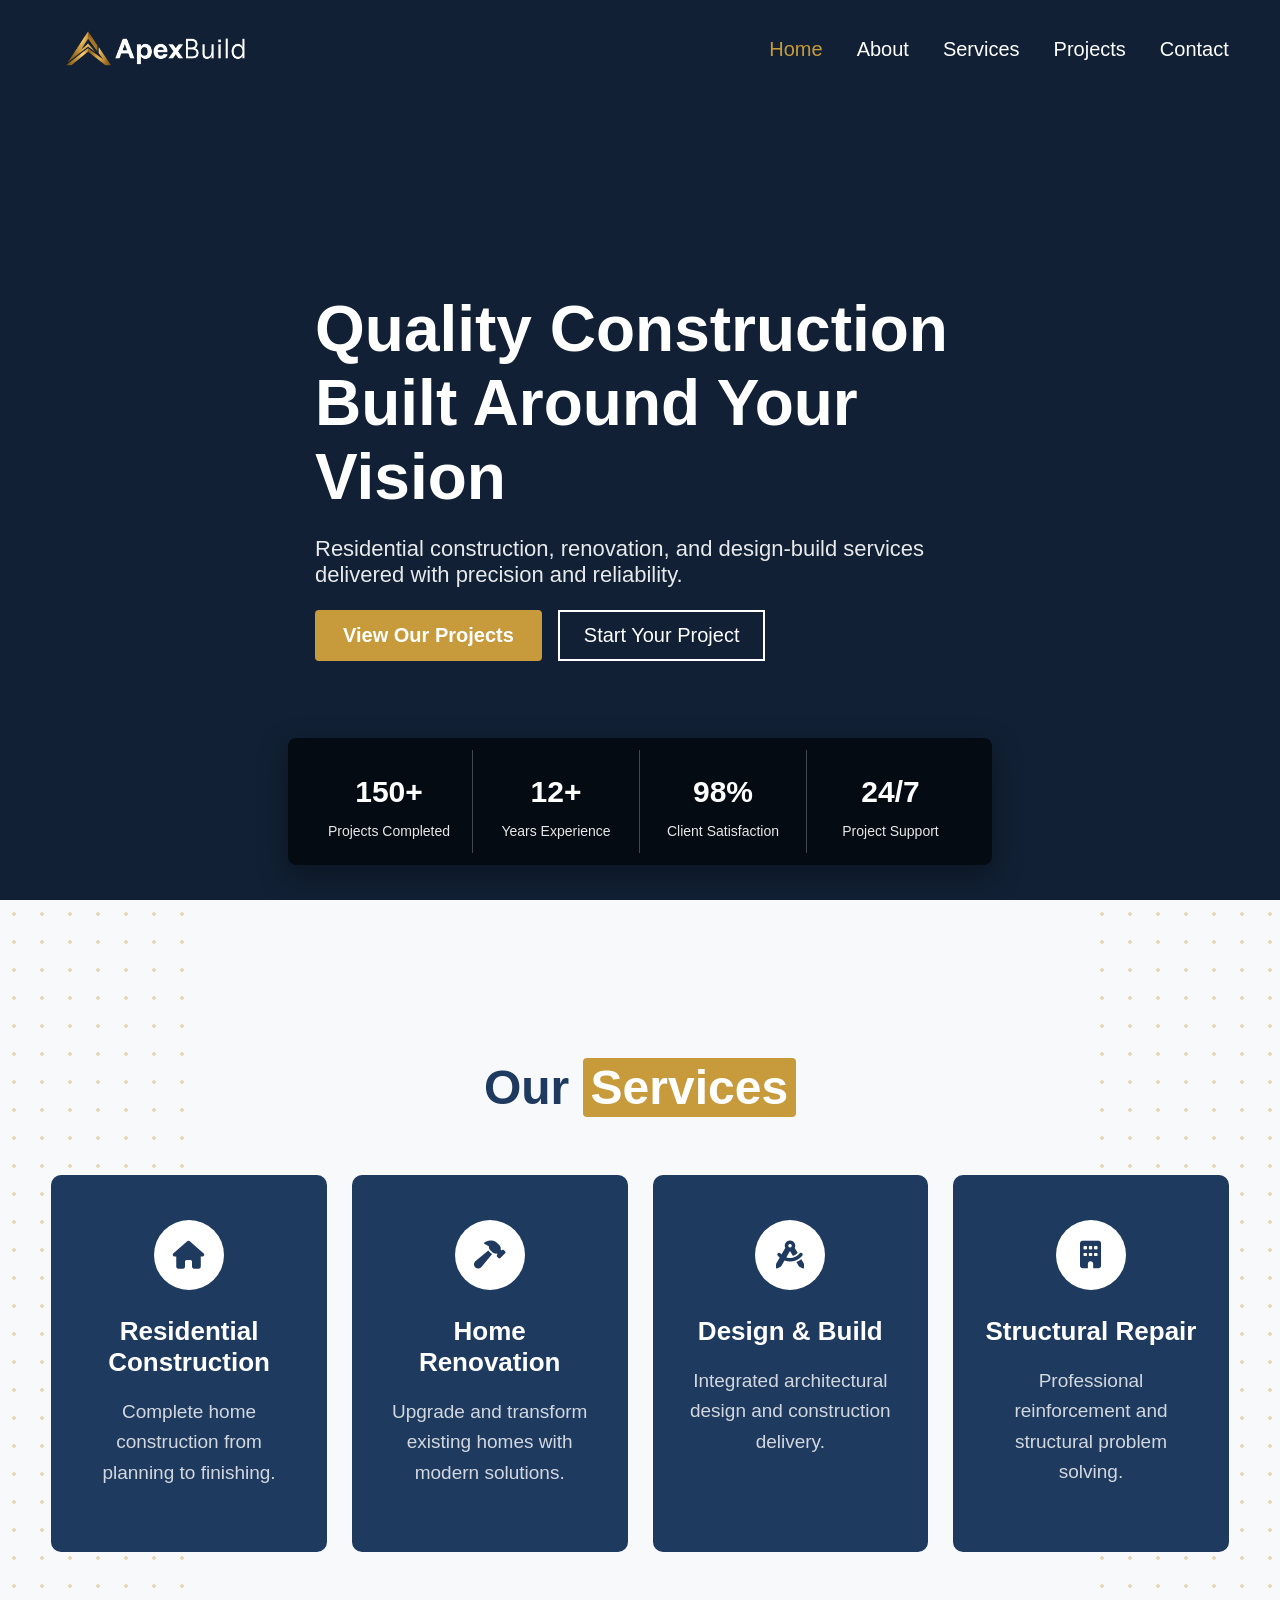
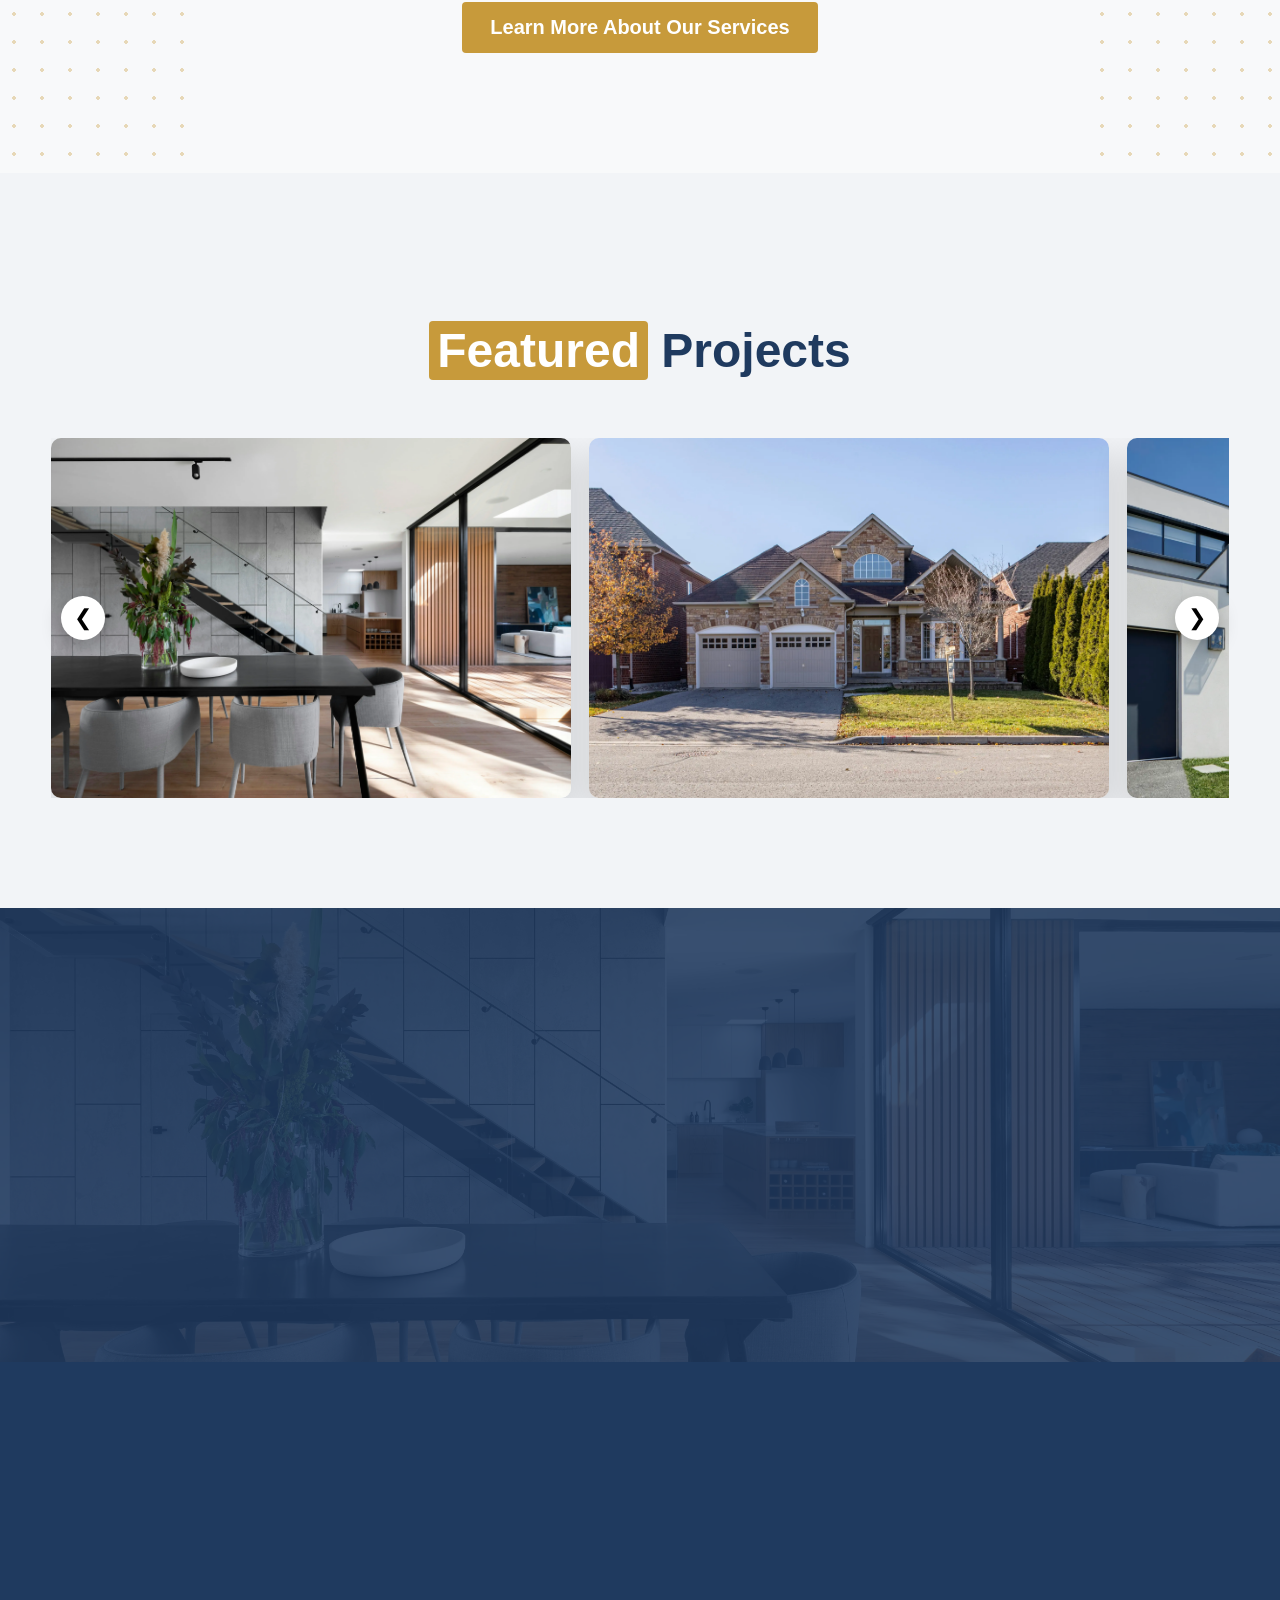
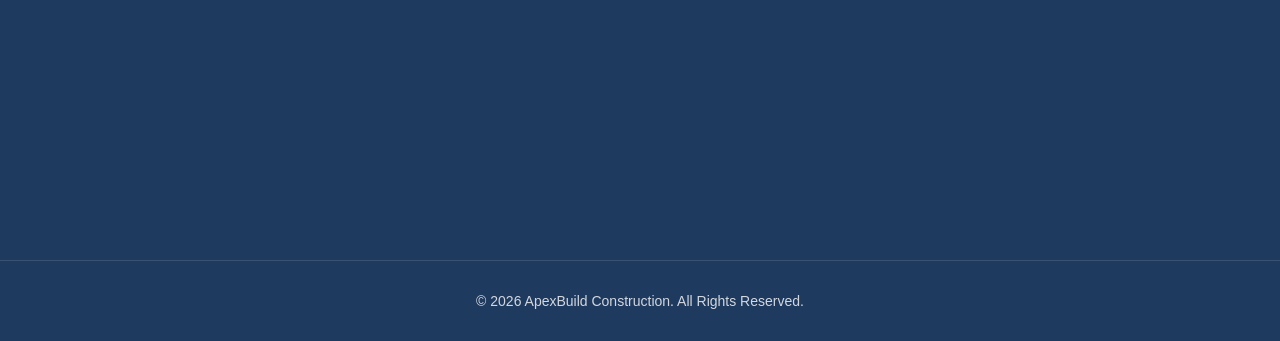
<file: index.html>
<!DOCTYPE html>
<html lang="en">

<head>

<meta charset="UTF-8">
<meta name="viewport" content="width=device-width, initial-scale=1.0">

<title>ApexBuild | Residential & Commercial Construction</title>

<meta name="description" content="ApexBuild provides residential construction, home renovation, and commercial building services in Metro Manila. Reliable craftsmanship and quality construction you can trust.">

<link rel="stylesheet" href="styles.css">

<link rel="stylesheet" href="https://cdnjs.cloudflare.com/ajax/libs/font-awesome/6.5.0/css/all.min.css">

<link rel="icon" type="image/x-icon" href="favicon.ico">
<link rel="icon" type="image/png" sizes="32x32" href="favicon-32x32.png">
<link rel="icon" type="image/png" sizes="16x16" href="favicon-16x16.png">
<link rel="apple-touch-icon" sizes="180x180" href="apple-touch-icon.png">
<link rel="manifest" href="site.webmanifest">

</head>

<body>


<!-- HERO -->

<section class="hero">

<div class="hero-slideshow">

<div class="hero-slide"></div>
<div class="hero-slide"></div>
<div class="hero-slide"></div>
<div class="hero-slide"></div>

</div>

<div class="hero-overlay"></div>


<header class="header">

<div class="container nav">

<div class="logo">
<a href="index.html">
<img src="apex-text-logo-white.png" alt="ApexBuild Logo">
</a>
</div>

<!-- HAMBURGER BUTTON -->
<div class="hamburger" id="hamburger">
<span></span>
<span></span>
<span></span>
</div>

<nav>

<ul class="menu" id="menu">

<li><a href="index.html" class="active">Home</a></li>
<li><a href="about.html">About</a></li>
<li><a href="services.html">Services</a></li>
<li><a href="projects.html">Projects</a></li>
<li><a href="contact.html">Contact</a></li>

</ul>

</nav>

</div>

</header>


<div class="container hero-content animate-up">

<h1>Quality Construction Built Around Your Vision</h1>

<p>
Residential construction, renovation, and design-build services delivered with precision and reliability.
</p>

<div class="hero-buttons">

<a href="projects.html" class="btn-primary">
View Our Projects
</a>

<a href="contact.html" class="btn-secondary">
Start Your Project
</a>

</div>

</div>


<section class="trust reveal">

<div class="trust-grid reveal">

<div class="trust-item">
<h2>150+</h2>
<p>Projects Completed</p>
</div>

<div class="trust-item">
<h2>12+</h2>
<p>Years Experience</p>
</div>

<div class="trust-item">
<h2>98%</h2>
<p>Client Satisfaction</p>
</div>

<div class="trust-item">
<h2>24/7</h2>
<p>Project Support</p>
</div>

</div>

</section>

</section>



<!-- SERVICES -->

<section class="services">

<div class="container reveal">

<h2 class="section-title">Our <span>Services</span></h2>

<div class="services-grid">


<div class="service-card">

<div class="service-icon">
<i class="fas fa-house"></i>
</div>

<div class="service-content">
<h3>Residential Construction</h3>

<p>
Complete home construction from planning to finishing.
</p>

</div>

</div>



<div class="service-card">

<div class="service-icon">
<i class="fas fa-hammer"></i>
</div>

<div class="service-content">
<h3>Home Renovation</h3>

<p>
Upgrade and transform existing homes with modern solutions.
</p>

</div>

</div>



<div class="service-card">

<div class="service-icon">
<i class="fas fa-drafting-compass"></i>
</div>

<div class="service-content">

<h3>Design & Build</h3>

<p>
Integrated architectural design and construction delivery.
</p>

</div>

</div>


<div class="service-card">

<div class="service-icon">
<i class="fas fa-building"></i>
</div>

<div class="service-content">

<h3>Structural Repair</h3>

<p>
Professional reinforcement and structural problem solving.
</p>

</div>

</div>


</div>


<div class="services-btn">

<a href="services.html" class="btn-primary">
Learn More About Our Services
</a>

</div>


</div>

</section>



<!-- FEATURED PROJECTS -->

<section class="projects">

<div class="container reveal">

<h2 class="section-title"><span>Featured</span> Projects</h2>


<div class="carousel-wrapper">


<button class="carousel-btn left" onclick="scrollProjects(-1)">
&#10094;
</button>


<div class="project-carousel" id="projectCarousel">


<div class="project-card">

<img src="images/projectcard1.webp">

<div class="project-overlay">
<h3>Modern Two Storey Residence</h3>
</div>

</div>



<div class="project-card">

<img src="images/project2.webp">

<div class="project-overlay">
<h3>Minimalist Family Home</h3>
</div>

</div>



<div class="project-card">

<img src="images/project4.webp">

<div class="project-overlay">
<h3>Luxury Residential Build</h3>
</div>

</div>



<div class="project-card">

<img src="images/project3.webp">

<div class="project-overlay">
<h3>Contemporary Concrete House</h3>
</div>

</div>



<div class="project-card see-more-card">

<a href="projects.html">
See More Projects →
</a>

</div>


</div>


<button class="carousel-btn right" onclick="scrollProjects(1)">
&#10095;
</button>


</div>

</div>

</section>



<!-- CTA -->

<section class="cta">

<div class="cta-overlay"></div>

<div class="container cta-content reveal">

<h2>Start Your Construction Project Today</h2>

<p>
Contact ApexBuild for a consultation and estimate.
</p>

<a href="contact.html" class="btn-primary">
Start Your Project
</a>

</div>

</section>



<!-- FOOTER -->

<footer class="footer">

<div class="container footer-top reveal">


<div class="footer-col">

<img src="apex-text-logo-white.png" class="footer-logo">

<p>
Professional residential construction and renovation services.
</p>

</div>



<div class="footer-col">

<h4>Office</h4>

<p>
123 Construction Ave<br>
Makati City, Metro Manila<br>
Philippines
</p>

<p>
Phone: <a href="tel:+639000000000">+63 900 000 0000</a>
</p>

<p>
Email: <a href="mailto:info@apexbuild.com">info@apexbuild.com</a>
</p>

<p>
Mon – Sat: 8:00 AM – 6:00 PM
</p>

</div>



<div class="footer-col">

<h4>Follow Us</h4>

<div class="social-icons">

<a href="#"><i class="fa-brands fa-facebook-f"></i></a>
<a href="#"><i class="fa-brands fa-instagram"></i></a>
<a href="#"><i class="fa-brands fa-youtube"></i></a>

</div>

<div class="certifications">
<img src="images/pcab-logo.png" alt="PCAB">
<img src="images/iso-logo.png" alt="ISO">
</div>

</div>


</div>


<div class="footer-bottom reveal">
<div class="container">

<p>© 2026 ApexBuild Construction. All Rights Reserved.</p>

</div>

</footer>



<!-- SCRIPTS -->


<script>

/* NAVBAR SCROLL */

window.addEventListener("scroll", function(){

let header = document.querySelector(".header");

if(window.scrollY > 50){
header.classList.add("scrolled");
}else{
header.classList.remove("scrolled");
}

});

</script>



<script>

/* CAROUSEL */

function scrollProjects(direction){

const carousel = document.getElementById("projectCarousel");
const card = carousel.querySelector(".project-card");

const gap = 25;
const distance = card.offsetWidth + gap;

const start = carousel.scrollLeft;
const end = start + distance * direction;

const duration = 600;

let startTime = null;

function animateScroll(timestamp){

if(!startTime) startTime = timestamp;

const progress = timestamp - startTime;
const percent = Math.min(progress / duration, 1);

carousel.scrollLeft = start + (end - start) * easeInOut(percent);

if(progress < duration){
requestAnimationFrame(animateScroll);
}

}

requestAnimationFrame(animateScroll);

}

function easeInOut(t){

return t < 0.5
? 2 * t * t
: 1 - Math.pow(-2 * t + 2, 2) / 2;

}

</script>



<script>

/* SCROLL REVEAL */

function revealOnScroll(){

const reveals = document.querySelectorAll(".reveal");

reveals.forEach((el)=>{

const windowHeight = window.innerHeight;
const elementTop = el.getBoundingClientRect().top;

const revealPoint = 120;

if(elementTop < windowHeight - revealPoint){
el.classList.add("active");
}

});

}

window.addEventListener("scroll", revealOnScroll);

revealOnScroll();

</script>

<script>

document.addEventListener("DOMContentLoaded", function(){

const hamburger = document.getElementById("hamburger");
const menu = document.getElementById("menu");

hamburger.addEventListener("click", function(){

menu.classList.toggle("active");

});

});

</script>


</body>
</html>
</file>
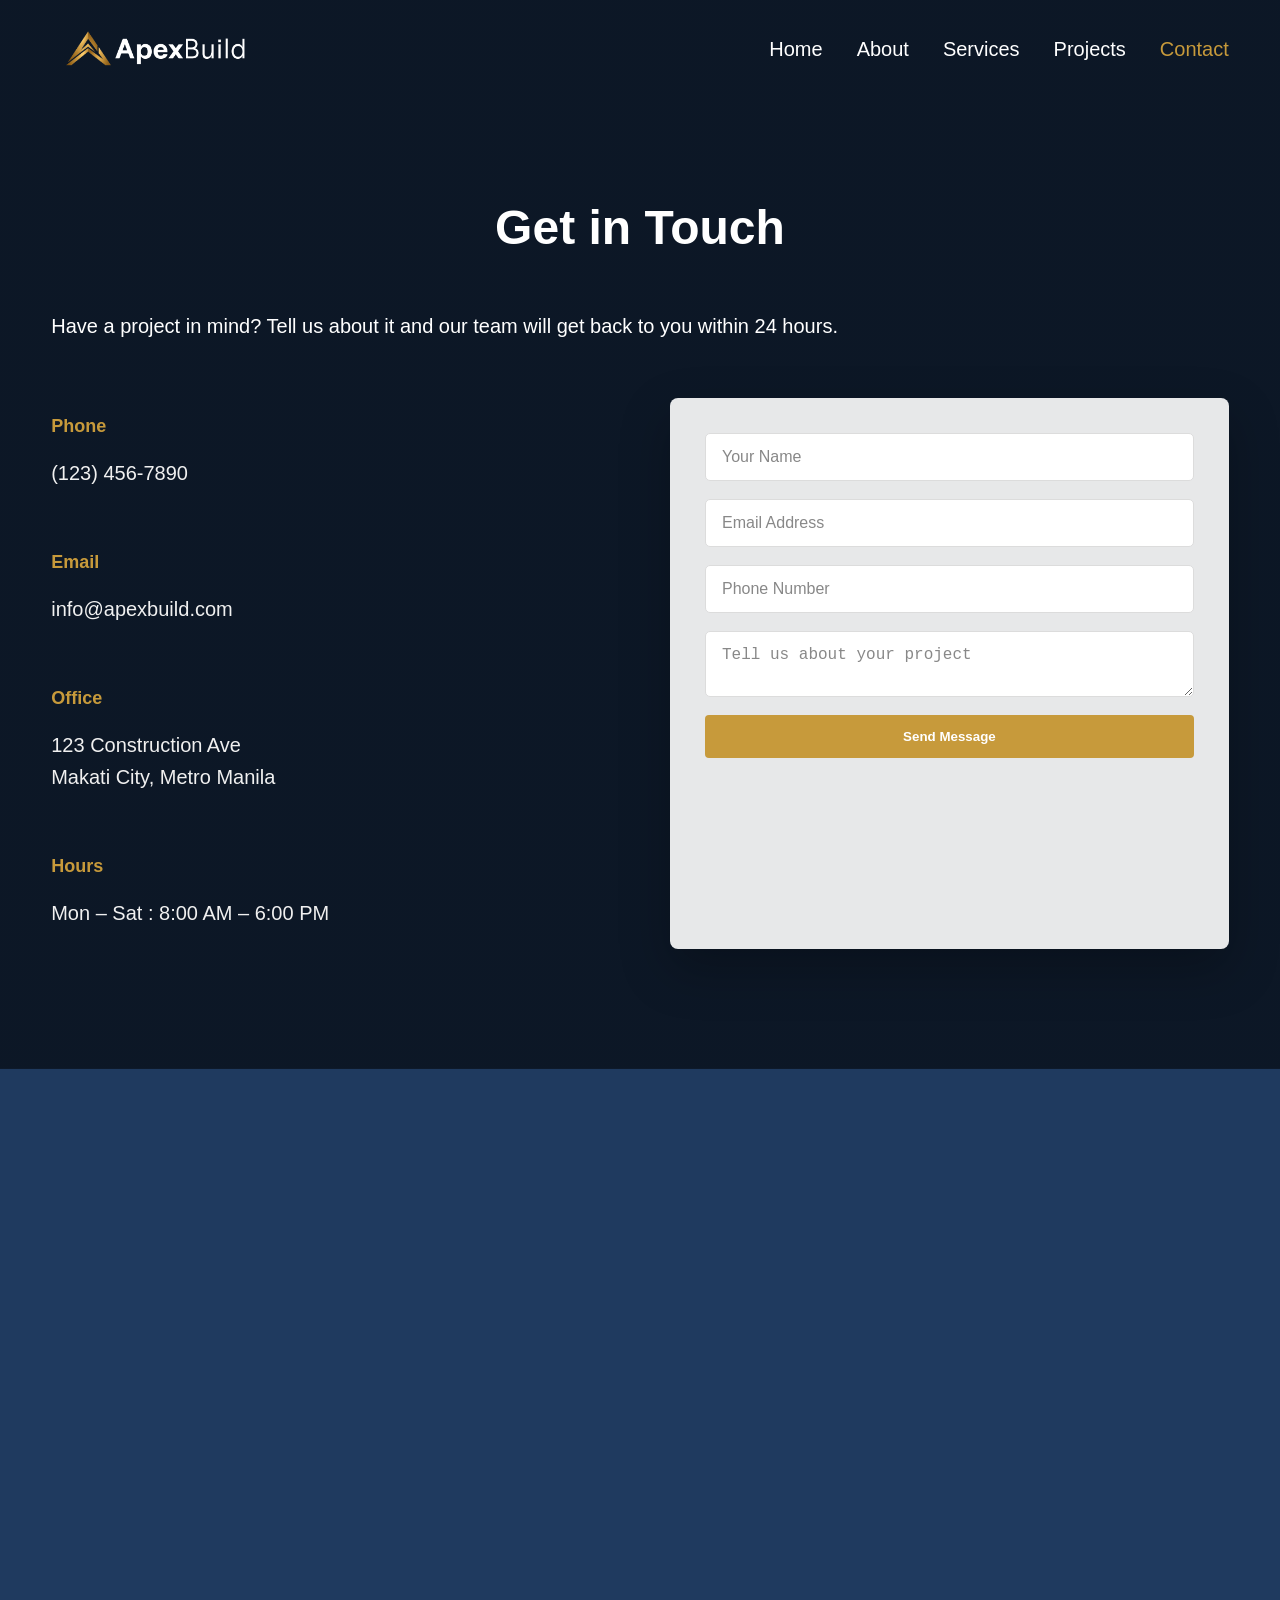
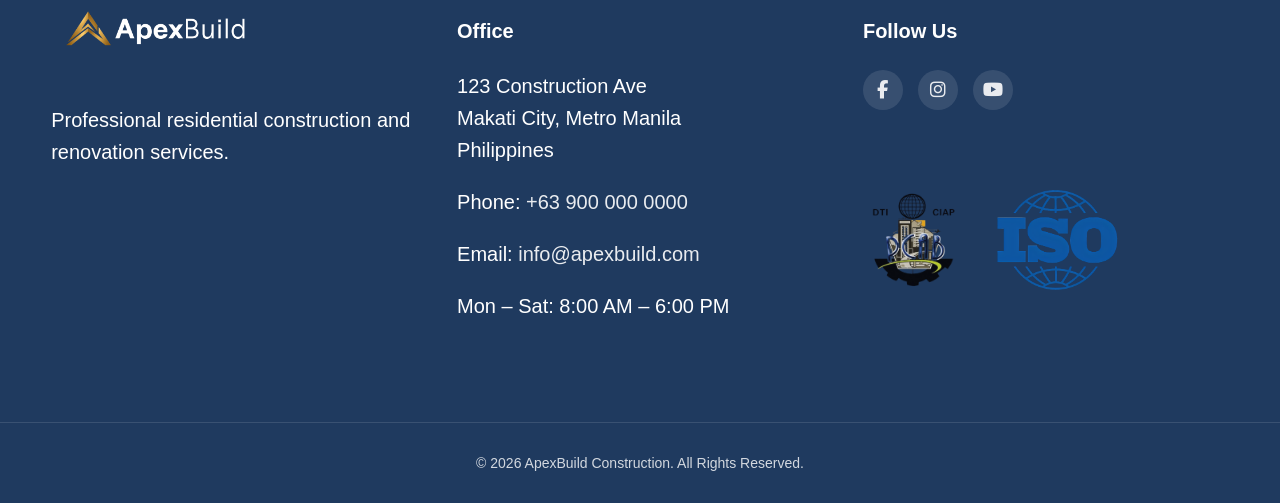
<file: contact.html>
<!DOCTYPE html>
<html lang="en">

<head>

<meta charset="UTF-8">
<meta name="viewport" content="width=device-width, initial-scale=1.0">

<title>Contact ApexBuild | Get a Construction Quote</title>

<meta name="description" content="Contact ApexBuild Construction to discuss your residential or commercial construction project. Request a quote or consultation with our experienced team.">

<link rel="stylesheet" href="styles.css">

<link rel="stylesheet" href="https://cdnjs.cloudflare.com/ajax/libs/font-awesome/6.5.0/css/all.min.css">

<link rel="icon" type="image/x-icon" href="favicon.ico">
<link rel="icon" type="image/png" sizes="32x32" href="favicon-32x32.png">
<link rel="icon" type="image/png" sizes="16x16" href="favicon-16x16.png">
<link rel="apple-touch-icon" sizes="180x180" href="apple-touch-icon.png">
<link rel="manifest" href="site.webmanifest">

</head>

<body>

<!-- HERO -->

<section class="contact-hero">

<header class="header">


<div class="container nav">

<div class="logo">
<a href="index.html">
<img src="apex-text-logo-white.png" alt="ApexBuild Logo">
</a>
</div>

<nav>

<div class="hamburger" id="hamburger">
<span></span>
<span></span>
<span></span>
</div>

<ul class="menu" id="menu">

<li><a href="index.html">Home</a></li>
<li><a href="about.html">About</a></li>
<li><a href="services.html">Services</a></li>
<li><a href="projects.html">Projects</a></li>
<li><a href="contact.html" class="active">Contact</a></li>

</ul>

</nav>

</div>

</header>


<div class="container contact-hero-content animate-up">

<h1 class="section-title">Get in Touch</h1>

<p class="section-subtitle">
Have a project in mind? Tell us about it and our team will get back to you within 24 hours.
</p>


<div class="contact-grid">

<!-- CONTACT INFO -->

<div class="contact-info reveal">

<div class="info-item">
<h3>Phone</h3>
<p>(123) 456-7890</p>
</div>

<div class="info-item">
<h3>Email</h3>
<p>info@apexbuild.com</p>
</div>

<div class="info-item">
<h3>Office</h3>
<p>
123 Construction Ave<br>
Makati City, Metro Manila
</p>
</div>

<div class="info-item">
<h3>Hours</h3>
<p>Mon – Sat : 8:00 AM – 6:00 PM</p>
</div>

</div>


<!-- CONTACT FORM -->

<div class="contact-form reveal">

<form>

<input type="text" placeholder="Your Name" required>

<input type="email" placeholder="Email Address" required>

<input type="tel" placeholder="Phone Number">

<textarea placeholder="Tell us about your project"></textarea>

<button type="submit" class="btn-primary">
Send Message
</button>

</form>

</div>

</div>

</div>

</section>



<!-- MAP -->

<section class="contact-map">

<iframe
src="https://www.google.com/maps?q=makati%20city&output=embed"
loading="lazy">
</iframe>

</section>



<!-- FOOTER -->

<footer class="footer">

<div class="container footer-top reveal">

<div class="footer-col">

<img src="apex-text-logo-white.png" class="footer-logo">

<p>
Professional residential construction and renovation services.
</p>

</div>


<div class="footer-col">

<h4>Office</h4>

<p>
123 Construction Ave<br>
Makati City, Metro Manila<br>
Philippines
</p>

<p>
Phone: <a href="tel:+639000000000">+63 900 000 0000</a>
</p>

<p>
Email: <a href="mailto:info@apexbuild.com">info@apexbuild.com</a>
</p>

<p>
Mon – Sat: 8:00 AM – 6:00 PM
</p>

</div>


<div class="footer-col">

<h4>Follow Us</h4>

<div class="social-icons">

<a href="#"><i class="fa-brands fa-facebook-f"></i></a>
<a href="#"><i class="fa-brands fa-instagram"></i></a>
<a href="#"><i class="fa-brands fa-youtube"></i></a>

</div>

<div class="certifications">
<img src="images/pcab-logo.png" alt="PCAB">
<img src="images/iso-logo.png" alt="ISO">
</div>

</div>

</div>


<div class="footer-bottom reveal">
<div class="container">

<p>© 2026 ApexBuild Construction. All Rights Reserved.</p>

</div>

</footer>



<!-- SCRIPTS -->

<script>

window.addEventListener("scroll", function(){

let header = document.querySelector(".header");

if(window.scrollY > 50){
header.classList.add("scrolled");
}else{
header.classList.remove("scrolled");
}

});

</script>


<script>

function revealOnScroll(){

const reveals = document.querySelectorAll(".reveal");

reveals.forEach((el)=>{

const windowHeight = window.innerHeight;
const elementTop = el.getBoundingClientRect().top;

const revealPoint = 120;

if(elementTop < windowHeight - revealPoint){
el.classList.add("active");
}

});

}

window.addEventListener("scroll", revealOnScroll);

revealOnScroll();

</script>


<script>

document.addEventListener("DOMContentLoaded", function(){

const hamburger = document.getElementById("hamburger");
const menu = document.getElementById("menu");

hamburger.addEventListener("click", function(){
menu.classList.toggle("active");
});

});

</script>

</body>
</html>
</file>
<file: styles.css>
/* ================================
COLOR PALETTE
================================ */

:root{

--primary-color:#1F3A5F;
--accent-color:#C79A3B;
--accent-hover:#b88a2f;

--text-color:#333333;
--light-bg:#F8F9FA;
--section-bg:#F2F4F7;
--white:#ffffff;

--dark-overlay:rgba(15,23,42,0.92);
--blue-overlay:rgba(31,58,95,0.88);

}


/* ================================
GLOBAL
================================ */

body{
margin:0;
font-family:Arial, Helvetica, sans-serif;
color:var(--text-color);
overflow-x:hidden;
background:var(--primary-color);

font-size:20px;
}

.container{
width:92%;
max-width:1300px;
margin:auto;
}

.section-title{
text-align:center;
margin-bottom:60px;
font-size:48px;
color:var(--primary-color);
}

.section-title span{
color:var(--accent-color);
}


html, body{
height:100%;
} 

*{box-sizing:border-box;
}

.about-story,
.mission-vision,
.why-us,
.team{
position:relative;
}


/* ================================
SCROLLBAR
================================ */

/* width of scrollbar */
::-webkit-scrollbar{
width:10px;
}

/* track (background) */
::-webkit-scrollbar-track{
background:#f1f1f1;
}

/* scroll handle */
::-webkit-scrollbar-thumb{
background:var(--accent-color);
border-radius:6px;
}

/* hover effect */
::-webkit-scrollbar-thumb:hover{
background:var(--accent-hover);
}

html{
scrollbar-color: var(--accent-color) #f1f1f1;
scrollbar-width: thin;
}


/* ================================
BUTTONS
================================ */

.btn-primary{
display:inline-block;
padding:14px 28px;
background:var(--accent-color);
color:var(--white);
text-decoration:none;
font-weight:600;
border-radius:4px;
border:none;
transition:all 0.25s ease;
}

.btn-primary:hover{
background:var(--accent-hover);
transform:scale(1.05);
box-shadow:0 12px 24px rgba(0,0,0,0.25);
}

.btn-secondary{
border:2px solid var(--white);
padding:12px 24px;
color:var(--white);
text-decoration:none;
}

.hero-buttons{
display:flex;
gap:16px;
margin-top:20px;
flex-wrap:wrap;
}


/* ================================
NAVBAR
================================ */

.header{
position:fixed;
top:0;
left:0;
width:100%;
z-index:1000;
transition:all 0.3s ease;
}

.nav{
display:flex;
align-items:center;
justify-content:space-between;
padding:14px 0;
position:relative;
}

.logo img{
height:52px;
width:auto;
display:block;
}

.menu{
display:flex;
gap:34px;
list-style:none;
margin:0;
padding:0;
}

.menu a{
text-decoration:none;
color:var(--white);
font-weight:500;
font-size:20px;
transition:0.3s;
}

.menu a:hover{
color:var(--accent-color);
}

.menu a.active{
color:var(--accent-color);
}

.header.scrolled{
background:rgba(31,58,95,0.65);
backdrop-filter:blur(12px);
box-shadow:0 6px 20px rgba(0,0,0,0.25);
}

.logo{
display:flex;
align-items:center;
}

@media (min-width:1024px){

.logo img{
height:70px;
}

}

/* ================================
HAMBURGER MENU
================================ */

.hamburger{
display:none;
flex-direction:column;
cursor:pointer;
gap:5px;
}

.hamburger span{
width:25px;
height:3px;
background:white;
display:block;
transition:0.3s;
}


/* MOBILE MENU */

@media (max-width:768px){

.menu{
position:fixed;

top:70px;   /* height of navbar */
left:0;

width:100vw;

background:var(--primary-color);

flex-direction:column;
align-items:center;

max-height:0;
overflow:hidden;

transition:max-height 0.4s ease;

z-index:999;
}

.menu li{
opacity:0;
transform:translateY(-10px);
transition:opacity 0.35s ease, transform 0.35s ease;
text-align:center;
width:100%;
}

/* visible state */

.menu.active{
max-height:420px;
padding:20px 0;
opacity:1;
transform:translateY(0);
}

.menu.active li{
opacity:1;
transform:translateY(0);
}

/* stagger animation */

.menu.active li:nth-child(1){ transition-delay:0.05s; }
.menu.active li:nth-child(2){ transition-delay:0.1s; }
.menu.active li:nth-child(3){ transition-delay:0.15s; }
.menu.active li:nth-child(4){ transition-delay:0.2s; }
.menu.active li:nth-child(5){ transition-delay:0.25s; }

.hamburger{
display:flex;
}
}

.nav{
position:relative;
}

.hamburger{
margin-left:auto;
}



/* ====================================
               HOME PAGE
======================================= */



/* ================================
HERO
================================ */

.hero{
position:relative;
height:100vh;
overflow:hidden;
display:flex;
align-items:center;
color:var(--white);
}

/* slideshow */

.hero-slideshow{
position:absolute;
top:0;
left:0;
width:100%;
height:100%;
z-index:0;
}

.hero-slide{
position:absolute;
width:100%;
height:100%;
background-size:cover;
background-position:center;
opacity:0;
animation:heroFade 16s infinite;
}

.hero-slide:nth-child(1){
background-image:url("images/project1.webp");
animation-delay:0s;
}

.hero-slide:nth-child(2){
background-image:url("images/project2.webp");
animation-delay:4s;
}

.hero-slide:nth-child(3){
background-image:url("images/project3.webp");
animation-delay:8s;
}

.hero-slide:nth-child(4){
background-image:url("images/project4.webp");
animation-delay:12s;
}

@keyframes heroFade{

0%{opacity:0;}
6%{opacity:1;}
25%{opacity:1;}
31%{opacity:0;}
100%{opacity:0;}

}

/* overlay */

.hero-overlay{
position:absolute;
top:0;
left:0;
width:100%;
height:100%;
background:rgba(0,0,0,0.45);
z-index:1;
}

/* hero text */

.hero-content{
position:relative;
z-index:2;
max-width:650px;
}

.hero h1{
font-size:64px;
margin-bottom:15px;
}

.hero p{
font-size:22px;
opacity:0.9;
}

/* ================================
HERO STATS
================================ */

.hero-stats{

display:flex;
justify-content:space-between;

margin-top:70px;
padding:35px 60px;

width:100%;
max-width:900px;

background:rgba(0,0,0,0.55);
backdrop-filter:blur(12px);

border-radius:10px;

border:1px solid rgba(255,255,255,0.15);

box-shadow:0 15px 40px rgba(0,0,0,0.35);

}



/* ================================
TRUST BAR (inside hero)
================================ */

.trust{
position:absolute;
position:absolute;
left:50%;
bottom:35px;
transform:translateX(-50%);

width:55%;          /* slightly narrower */

max-width:1350px;

background:rgba(0,0,0,0.65);   /* darker background for better text contrast */

border-radius:8px;

padding:12px 18px;   /* smaller height */

box-shadow:0 10px 30px rgba(0,0,0,0.35);

z-index:3;
position:absolute;

}

.trust.reveal{
transform:translate(-50%,40px);
}

.trust.reveal.active{
transform:translate(-50%,0);
}

/* grid */

.trust-grid{

display:grid;
grid-template-columns:repeat(4,1fr);

align-items:center;
text-align:center;

}

/* numbers */

.trust-item h2{

font-size:30px;

color:#ffffff;

margin-bottom:2px;

font-weight:600;

}

/* labels */

.trust-item p{

font-size:14px;

color:#ffffff;

opacity:0.9;

}

/* separators */

.trust-item:not(:last-child){

border-right:1px solid rgba(255,255,255,0.25);

}



/* ================================
HERO LOAD ANIMATION
================================ */

.animate-up{
opacity:0;
transform:translateY(40px);
animation:fadeUp 1s ease forwards;
animation-delay:0.5s;
}

@keyframes fadeUp{
to{
opacity:1;
transform:translateY(0);
}
}




/* ================================
SCROLL REVEAL
================================ */

.reveal{
opacity:0;
transform:translateY(40px);
transition:all 1.2s ease;
}

.reveal.active{
opacity:1;
transform:translateY(0);
}


/* ================================
SERVICES
================================ */

.services{
padding:120px 0;
background:var(--light-bg);
width:100%;
position:relative;
overflow:hidden;
}

.services-grid{
display:grid;
grid-template-columns:repeat(4,1fr);
gap:25px;
}

.services .container{
position:relative;
z-index:1;
}

.service-card{
background:var(--primary-color);
color:var(--white);
border-radius:10px;
padding:45px 30px;
text-align:center;
min-height:220px;
transition:all 0.3s ease;
}

.service-icon{
width:70px;
height:70px;
margin:0 auto 22px;
background:var(--white);
color:var(--primary-color);
border-radius:50%;
display:flex;
align-items:center;
justify-content:center;
font-size:28px;
display:flex;
flex-direction:column;
}

.service-content h3{
margin-bottom:12px;
font-size:26px;
color:var(--white);
}

.services .service-content p{
font-size:19px;
line-height:1.6;
color:rgba(255,255,255,0.8);
}

.service-card:hover{
background:var(--accent-color);
transform:translateY(-6px);
box-shadow:0 18px 40px rgba(0,0,0,0.2);
}

.section-title span{
background:var(--accent-color);
color:white;
padding:3px 8px;
border-radius:4px;
}

.services-btn{
display:flex;
justify-content:center;
margin-top:50px;
}

.services::before{
content:"";
position:absolute;

left:0;
top:0;

width:15%;
height:100%;

background-image:radial-gradient(var(--accent-color) 2px, transparent 2px);
background-size:28px 28px;

opacity:0.35;

pointer-events:none;

z-index:0;
}

.services::after{
content:"";
position:absolute;

right:0;
top:0;

width:15%;
height:100%;

background-image:radial-gradient(var(--accent-color) 2px, transparent 2px);
background-size:28px 28px;

opacity:0.35;

pointer-events:none;
z-index:0;
}

/* ================================
PROJECTS
================================ */

.projects{
padding:90px 0;
background:var(--section-bg);
width:100%;
}

.carousel-wrapper{
position:relative;
display:flex;
align-items:center;

width:100%;
margin-top:40px;
}

.project-carousel{
display:flex;
gap:18px;
overflow-x:auto;
overflow-y:hidden;
scroll-behavior:smooth;

/* hide scrollbar */
scrollbar-width:none;        /* Firefox */
-ms-overflow-style:none;     /* IE / Edge */
}

.project-carousel::-webkit-scrollbar{
display:none;                /* Chrome / Safari */
}

.project-card{
width:520px;
height:360px;
flex:0 0 auto;
position:relative;
overflow:hidden;
border-radius:10px;
cursor:pointer;
box-shadow:0 14px 35px rgba(0,0,0,0.15);
transition:all 0.3s ease;
}

.project-card img{
width:100%;
height:100%;
object-fit:cover;
transition:transform 0.5s ease;
}

.project-card:hover img{
transform:scale(1.12);
}


.project-overlay{
position:absolute;
bottom:0;
left:0;
width:100%;
padding:30px;
background:linear-gradient(
transparent,
rgba(31,58,95,0.85)
);

color:var(--white);

opacity:0;

transition:0.3s;
}
.project-card:hover .project-overlay{
opacity:1;
}

.project-overlay h3{
margin:0;
font-size:24px;
font-weight:600;
}


/* see more card */

.see-more-card{
display:flex;
align-items:center;
justify-content:center;
background:var(--primary-color);
}

.see-more-card a{
color:var(--white);
font-weight:600;
text-decoration:none;
font-size:20px;
transition:0.3s;
}

.see-more-card:hover{
background:var(--accent-color);
}


/* carousel arrows */

.carousel-btn{
position:absolute;
top:50%;
transform:translateY(-50%);
background:var(--white);
border:none;
width:44px;
height:44px;
border-radius:50%;
cursor:pointer;
font-size:22px;
box-shadow:0 6px 20px rgba(0,0,0,0.25);
z-index:10;
transition:0.2s;
}

.carousel-btn:hover{
background:var(--accent-color);
color:var(--white);
}

.carousel-btn.left{ left:10px; }
.carousel-btn.right{ right:10px; }


/* ================================
CTA
================================ */

.cta{
position:relative;
background-image:url("images/projectcard1.webp");
background-size:cover;
background-position:center;
padding:120px 0;
text-align:center;
color:var(--white);
width:100%;
}

.cta-overlay{
position:absolute;
top:0;
left:0;
width:100%;
height:100%;
background:var(--blue-overlay);
}

.cta-content{
position:relative;
z-index:2;
}

.cta h2{
font-size:48px;
margin-bottom:15px;
}

.cta p{
max-width:600px;
margin:auto;
margin-bottom:30px;
font-size:20px;
}


/* ================================
FOOTER
================================ */

.footer{
background:var(--primary-color);
color:var(--white);
padding-top:70px;
padding-bottom:0;
margin-bottom:0;
}

.footer-top{
display:grid;
grid-template-columns:repeat(3,1fr);
gap:40px;
padding-bottom:50px;
}

.footer-logo{
height:70px;
margin-bottom:15px;
}

.footer-col p{
margin-bottom:10px;
line-height:1.6;
}

.footer a{
color:var(--white);
text-decoration:none;
opacity:0.9;
transition:0.2s;
}

.footer a:hover{
opacity:1;
color:var(--accent-color);
}


/* social icons */

.social-icons{
display:flex;
gap:15px;
margin-top:10px;
}

.social-icons a{
display:flex;
align-items:center;
justify-content:center;
width:40px;
height:40px;
border-radius:50%;
background:rgba(255,255,255,0.12);
color:white;
font-size:18px;
transition:0.25s;
}

.social-icons a:hover{
background:var(--accent-color);
transform:translateY(-2px);
}


/* footer bottom */

.footer-bottom{
border-top:1px solid rgba(255,255,255,0.15);
text-align:center;
padding:18px 0;
font-size:14px;
opacity:0.8;
}

/* =FOOTER CERTIFICATIONS= */

.certifications{
display:flex;
gap:14px;
margin-top:80px;
align-items:center;
}

.certifications img{
height:100px;
width:auto;
opacity:0.9;
}



/* ==========================================================
                            ABOUT PAGE
============================================================= */

/* ================================
ABOUT HERO
================================ */

.about-hero{
position:relative;
height:75vh;
min-height:420px;

background-image:url("https://images.unsplash.com/photo-1541888946425-d81bb19240f5");
background-size:cover;
background-position:center;

display:flex;
align-items:center;
color:var(--white);
}

.about-hero .hero-overlay{
position:absolute;
top:0;
left:0;
width:100%;
height:100%;
background:rgba(0,0,0,0.45);
}

.about-hero .hero-content{
position:relative;
z-index:2;
max-width:650px;
}

.about-hero h1{
font-size:64px;
margin-bottom:10px;
}

.about-hero p{
font-size:22px;
opacity:0.9;
}


/* ================= COMPANY STORY ================= */

.about-story{
padding:110px 0;
background:var(--white);
position:relative;
overflow:hidden;
z-index:1;
}

.story-grid{
display:grid;
grid-template-columns:1fr 1fr;
gap:70px;
align-items:center;
}

.story-text .section-title{
text-align:left;
margin-bottom:30px;
}

.story-text p{
font-size:20px;
line-height:1.9;
margin-bottom:24px;
color:#555;
max-width:620px;
}




/* image */

.story-image{
position:relative;
}


.story-image img{
width:100%;
height:520px;
object-fit:cover;

border-radius:6px;
box-shadow:0 14px 35px rgba(0,0,0,0.12);
}



.about-story::after{
content:"";
position:absolute;

right:0;
top:0;

width:50%;
height:100%;

/* dot grid pattern */

background-image:radial-gradient(var(--accent-color) 2px, transparent 2px);
background-size:28px 28px;

opacity:0.35;

pointer-events:none;
}

/* ==================== MISSION & VISION ======================= */

.mission-vision{
padding:130px 0;
background:var(--section-bg);
}

.mv-grid{
display:grid;
grid-template-columns:1fr 1fr;
gap:60px;
}

/* card */

.mv-box{
background:var(--white);
padding:50px;
border-radius:8px;

box-shadow:0 14px 40px rgba(0,0,0,0.08);

transition:all 0.3s ease;
}

/* hover effect */

.mv-box:hover{
transform:translateY(-6px);
box-shadow:0 18px 45px rgba(0,0,0,0.12);
}

/* headings */

.mv-box h3{
font-size:40px;
color:var(--primary-color);
}

/* paragraph */

.mv-box p{
font-size:20px;
line-height:1.8;
color:#555;
max-width:520px;
}


/* ==================== WHY CHOOSE US ======================= */

.why-us{
padding:130px 0;
background:var(--white);
position:relative;
overflow:hidden;
z-index:0;
}

/* section title */

.why-us .section-title{
font-size:48px;
margin-bottom:70px;
color:var(--primary-color);
}

/* grid */

.why-grid{
display:grid;
grid-template-columns:repeat(4,1fr);
gap:40px;
}

/* cards */

.why-card{
background:var(--white);
padding:35px;

border-radius:8px;

border:1px solid #eee;

transition:all 0.25s ease;

position:relative;
z-index:1;
}

/* hover */

.why-card:hover{
transform:translateY(-6px);
box-shadow:0 14px 35px rgba(0,0,0,0.10);
}

/* title */

.why-card h4{
font-size:24px;
margin-bottom:12px;
color:var(--primary-color);
}

/* text */

.why-card p{
font-size:20px;
line-height:1.7;
color:#555;

}

.why-us::before{
content:"";
position:absolute;

left:0;
top:0;

width:15%;
height:100%;

background-image:radial-gradient(var(--accent-color) 2px, transparent 2px);
background-size:28px 28px;

opacity:0.35;

pointer-events:none;
}

.why-us::after{
content:"";
position:absolute;

right:0;
top:0;

width:15%;
height:100%;

background-image:radial-gradient(var(--accent-color) 2px, transparent 2px);
background-size:28px 28px;

opacity:0.35;

pointer-events:none;

z-index:-1;
}

/* ================================
TEAM
================================ */

.team{
padding:130px 0;
background:var(--section-bg);
}

/* title */

.team .section-title{
font-size:48px;
margin-bottom:70px;
color:var(--primary-color);
}

/* grid */

.team-grid{
display:grid;
grid-template-columns:repeat(3,1fr);
gap:50px;
}

/* card */

.team-card{
text-align:center;
background:var(--white);
padding:35px;
border-radius:8px;

box-shadow:0 12px 35px rgba(0,0,0,0.08);

transition:0.25s;

display:flex;
flex-direction:column;
align-items:center;
}

.team-card:hover{
transform:translateY(-6px);
box-shadow:0 16px 40px rgba(0,0,0,0.12);
}

/* image */

.team-card img{
width:100%;
aspect-ratio:1/1;
object-fit:cover;
border-radius:6px;
margin-bottom:20px;
}


/* name */

.team-card h4{
font-size:24px;
margin-bottom:6px;
color:var(--primary-color);
}

/* role */

.team-card p{
font-size:20px;
color:#666;
}




/* ==========================================================
                            SERVICES PAGE
============================================================= */

/* ================================
SERVICES HERO
================================ */

.services-hero{
position:relative;
height:75vh;
min-height:500px;

background-image:url("https://images.unsplash.com/photo-1504307651254-35680f356dfd");
background-size:cover;
background-position:center;

display:flex;
align-items:center;
color:var(--white);
}

.services-hero .hero-overlay{
position:absolute;
top:0;
left:0;
width:100%;
height:100%;
background:rgba(0,0,0,0.45);
}

.services-hero .hero-content{
position:relative;
z-index:2;
max-width:650px;
}

.services-hero .section-title{
color:var(--white);
text-align:left;
margin-bottom:10px;
}

.services-hero .section-subtitle{
color:rgba(255,255,255,0.9);
text-align:left;
}

.services-hero h1{
font-size:64px;
}

.services-hero p{
font-size:22px;
opacity:0.9;
}


/* ================================
SERVICES LIST
================================ */

.services-list{
width:100%;
padding:120px 0;
background:var(--white);
position:relative;
}

.service-item{
display:grid;
grid-template-columns:1fr 1fr;
align-items:center;
gap:60px;
max-width:1200px;
margin:0 auto 120px;
padding:0 20px;
}

.service-item.reverse .service-image{
order:2;
}

.service-item.reverse .service-content{
order:1;
}

.service-image img{
width:100%;
height:420px;
object-fit:cover;
border-radius:8px;
}

.service-content h2{
font-size:36px;
margin-bottom:20px;
}

.services-list .service-content p{
font-size:20px;
line-height:1.7;
color:#555;
}

.services-list::before{
content:"";
position:absolute;
left:0;
top:0;

width:15%;
height:100%;

background-image:radial-gradient(var(--accent-color) 2px, transparent 2px);
background-size:28px 28px;

opacity:0.25;
pointer-events:none;
}

.services-list::after{
content:"";
position:absolute;

right:0;
top:0;

width:15%;
height:100%;

/* dot grid pattern */

background-image:radial-gradient(var(--accent-color) 2px, transparent 2px);
background-size:28px 28px;

opacity:0.35;

pointer-events:none;
}







/* ==========================================================
                            PROJECTS PAGE
============================================================= */

/* ================================
PROJECTS HERO
================================ */

.projects-hero{
position:relative;
height:75vh;
min-height:500px;

background-image:url("https://images.pexels.com/photos/106399/pexels-photo-106399.jpeg?auto=compress&cs=tinysrgb&w=1600");
background-size:cover;
background-position:center;

display:flex;
align-items:center;
color:var(--white);
}

.projects-hero .hero-overlay{
position:absolute;
top:0;
left:0;
width:100%;
height:100%;
background:rgba(0,0,0,0.45);
}

.projects-hero .hero-content{
position:relative;
z-index:2;
max-width:650px;
}

.projects-hero .section-title{
color:var(--white);
text-align:left;
margin-bottom:10px;
font-size:64px;
}

.projects-hero .section-subtitle{
color:rgba(255,255,255,0.9);
text-align:left;
font-size:22px;
}



/* ================================
PROJECTS
================================ */

.projects{
padding:110px 0;
background:var(--section-bg);
}

/* ================================
PROJECTS GRID
================================ */

.projects-grid{
display:grid;
grid-template-columns:repeat(3,1fr);
gap:30px;
}


/* ================================
PROJECT CARD
================================ */

.project-grid-card{
background:var(--primary-color);
border-radius:8px;
overflow:hidden;
transition:all 0.3s ease;
cursor:pointer;
}


/* Hover effect */

.project-grid-card:hover{
transform:translateY(-6px);
box-shadow:0 18px 40px rgba(0,0,0,0.15);
}

.project-grid-card:nth-child(1){transition-delay:0.15s;}
.project-grid-card:nth-child(2){transition-delay:0.3s;}
.project-grid-card:nth-child(3){transition-delay:0.45s;}
.project-grid-card:nth-child(4){transition-delay:0.6s;}
.project-grid-card:nth-child(5){transition-delay:0.75s;}
.project-grid-card:nth-child(6){transition-delay:0.9s;}


/* ================================
PROJECT IMAGE
================================ */

.project-image{
width:100%;
overflow:hidden;
}

.projects-container{
width:94%;
max-width:1600px;
margin:auto;
}

/* ================================
PROJECT IMAGE
================================ */

.project-image img{
width:100%;
height:300px;   /* bigger image */
object-fit:cover;
display:block;
transition:transform 0.4s ease;
}

.project-grid-card:hover .project-image img{
transform:scale(1.06);
}


/* ================================
PROJECT TEXT
================================ */

.project-info{
padding:14px 18px;   /* smaller container */
color:var(--white);
border-top:3px solid var(--accent-color);
}

.project-info h3{
font-size:20px;
margin-bottom:4px;
font-weight:600;
}

.project-info p{
font-size:14px;
opacity:0.85;
line-height:1.3;
}

/* ================================
PROJECTS MORE BUTTON
================================ */

.projects-more{
display:flex;
justify-content:center;
margin-top:60px;
}






/* ==========================================================
                            CONTACT PAGE
============================================================= */


/* ================================
CONTACT HERO
================================ */

.contact-hero{
position:relative;
padding:160px 0 120px;

background-image:
linear-gradient(rgba(0,0,0,0.6), rgba(0,0,0,0.6)),
url("https://images.pexels.com/photos/2219024/pexels-photo-2219024.jpeg?auto=compress&cs=tinysrgb&w=1600");

background-size:cover;
background-position:center;

color:#fff;
}


/* overlay (under text) */

.contact-hero .hero-overlay{
position:absolute;
top:0;
left:0;
width:100%;
height:100%;

background:rgba(0,0,0,0.6);

z-index:1;
}


/* hero content */

.contact-hero-content{
position:relative;
z-index:2;
}


/* title + subtitle */

.contact-hero .section-title{
color:#fff;
}

.contact-hero .section-subtitle{
color:rgba(255,255,255,1);
}


/* ================================
CONTACT GRID
================================ */

.contact-grid{

display:grid;
grid-template-columns:1fr 1fr;
gap:60px;
margin-top:60px;

}


/* ================================
CONTACT INFO
================================ */

.contact-info{

display:flex;
flex-direction:column;
gap:25px;

}

.info-item h3{

font-size:18px;
margin-bottom:6px;
color:var(--accent-color);

}

.info-item p{

color:#f0f0f0;
line-height:1.6;

}


/* ================================
CONTACT FORM
================================ */

.contact-form{
background:rgba(255,255,255,0.9);
padding:35px;
border-radius:8px;

backdrop-filter:blur(6px);

box-shadow:0 20px 50px rgba(0,0,0,0.25);
}


/* form layout */

.contact-form form{

display:flex;
flex-direction:column;
gap:18px;

}


/* inputs */

.contact-form input,
.contact-form textarea{

width:100%;
padding:14px 16px;

background:#ffffff;
border:1px solid #dcdcdc;

color:#333;
font-size:16px;

border-radius:5px;

transition:all 0.2s ease;

}


/* placeholder */

.contact-form input::placeholder,
.contact-form textarea::placeholder{
color:#888;
}


/* ================================
MAP
================================ */

.contact-map iframe{

width:100%;
height:450px;
border:0;

}






/* ================================
MOBILE
================================ */

@media (max-width:900px){

.service-item{
grid-template-columns:1fr;
gap:40px;
margin-bottom:80px;
}

.service-item.reverse .service-image,
.service-item.reverse .service-content{
order:initial;
}

.service-image img{
height:300px;
}

}



/* ================================
TABLET (1024px and below)
================================ */

@media (max-width:1024px){

.hero h1{
font-size:48px;
}

.services-grid{
grid-template-columns:repeat(2,1fr);
}

.footer-top{
grid-template-columns:repeat(2,1fr);
gap:30px;
}

.project-card{
min-width:320px;
}

.trust{
width:75%;
bottom:25px;
padding:12px 14px;
}

.trust-grid{
grid-template-columns:repeat(2,1fr);
row-gap:12px;
}

.trust-item:nth-child(2){
border-right:none;
}

.trust-item{
padding:6px 0;
}


}


/* ================================
SMALL TABLET (768px and below)
================================ */

/* == HOME PAGE === */

@media (max-width:768px){

.menu{
gap:20px;
flex-wrap:wrap;
justify-content:center;
}

.hero{
text-align:center;
padding-bottom:140px;
}

.hero-content{
margin:auto;
}

.hero h1{
font-size:48px;
}

.hero-buttons{
justify-content:center;
}

.hero-stats{
flex-wrap:wrap;
gap:20px;
justify-content:center;
margin-left:auto;
margin-right:auto;
}

.services::before,
.services::after{
display:none;
}

.services-grid{
grid-template-columns:1fr;
}

.project-card{
min-width:280px;
}

.footer-top{
grid-template-columns:1fr;
text-align:center;
}

.certifications{
justify-content:center;
}



.footer-col{
align-items:center;
}

.social-icons{
justify-content:center;
}



.trust{
width:92%;
bottom:20px;
padding:10px 10px;
}

.trust-grid{
grid-template-columns:repeat(2,1fr);
row-gap:10px;
}

.trust-item h2{
font-size:22px;
}

.trust-item p{
font-size:12px;
}

.trust-item{
border-right:none;
}




/* == ABOUT PAGE === */


.story-grid{
grid-template-columns:1fr;
gap:40px;
}

.story-image img{
height:320px;
}

.about-hero h1{
font-size:48px;
}

.story-text h2{
font-size:48px;

}

.about-story .section-accent{
top:60px;
left:40px;
}

/* remove section pattern */

.about-story::after{
display:none;
}

/* apply pattern to image container */

.story-image{
position:relative;
}

.story-image::before{
content:"";
position:absolute;

top:-20px;
left:-20px;

width:100%;
height:100%;

background-image:radial-gradient(rgba(199,154,59,0.45) 2px, transparent 2px);
background-size:28px 28px;

z-index:0;
}

/* keep image above dots */

.story-image img{
position:relative;
z-index:1;
}


/* mission vision mobile */

.mv-grid{
grid-template-columns:1fr;
gap:40px;
}

.mv-box{
padding:40px;
}

.why-us::after{
display:none;
}

.why-grid{
grid-template-columns:1fr;
gap:30px;
}

.team-grid{
grid-template-columns:1fr;
gap:35px;
}




/* == SERVICES PAGE === */


.service-item{
grid-template-columns:1fr;
gap:40px;
margin-bottom:80px;
}

.service-item.reverse .service-image,
.service-item.reverse .service-content{
order:initial;
}

.service-image img{
height:300px;
}

.services-list::before,
.services-list::after{
display:none;
}

.services-hero h1{
font-size:48px;
}




/* == PROJECTS PAGE === */


.projects-hero .section-title{
font-size:48px;
}

.projects-grid{
grid-template-columns:1fr;
}

.project-image img{
height:200px;
}


/* == CONTACT PAGE === */


.contact-grid{

grid-template-columns:1fr;
gap:40px;

}


}







/* ================================
MOBILE (480px and below)
================================ */

@media (max-width:480px){

.hero h1{
font-size:48px;
}

.hero p{
font-size:15px;
}

.btn-primary,
.btn-secondary{
width:100%;
text-align:center;
}

.hero-buttons{
flex-direction:column;
align-items:center;
}

.project-card{
min-width:240px;
height:220px;
}

.carousel-btn{
display:none;
}

.cta h2{
font-size:26px;
}

.cta p{
font-size:15px;
}

}

/* ================================
MOBILE (Projects)
================================ */


@media(max-width:992px){

.projects-grid{
grid-template-columns:repeat(2,1fr);
}

}

@media(max-width:600px){

.projects-grid{
grid-template-columns:1fr;
}

.project-image img{
height:220px;
}

}
</file>
